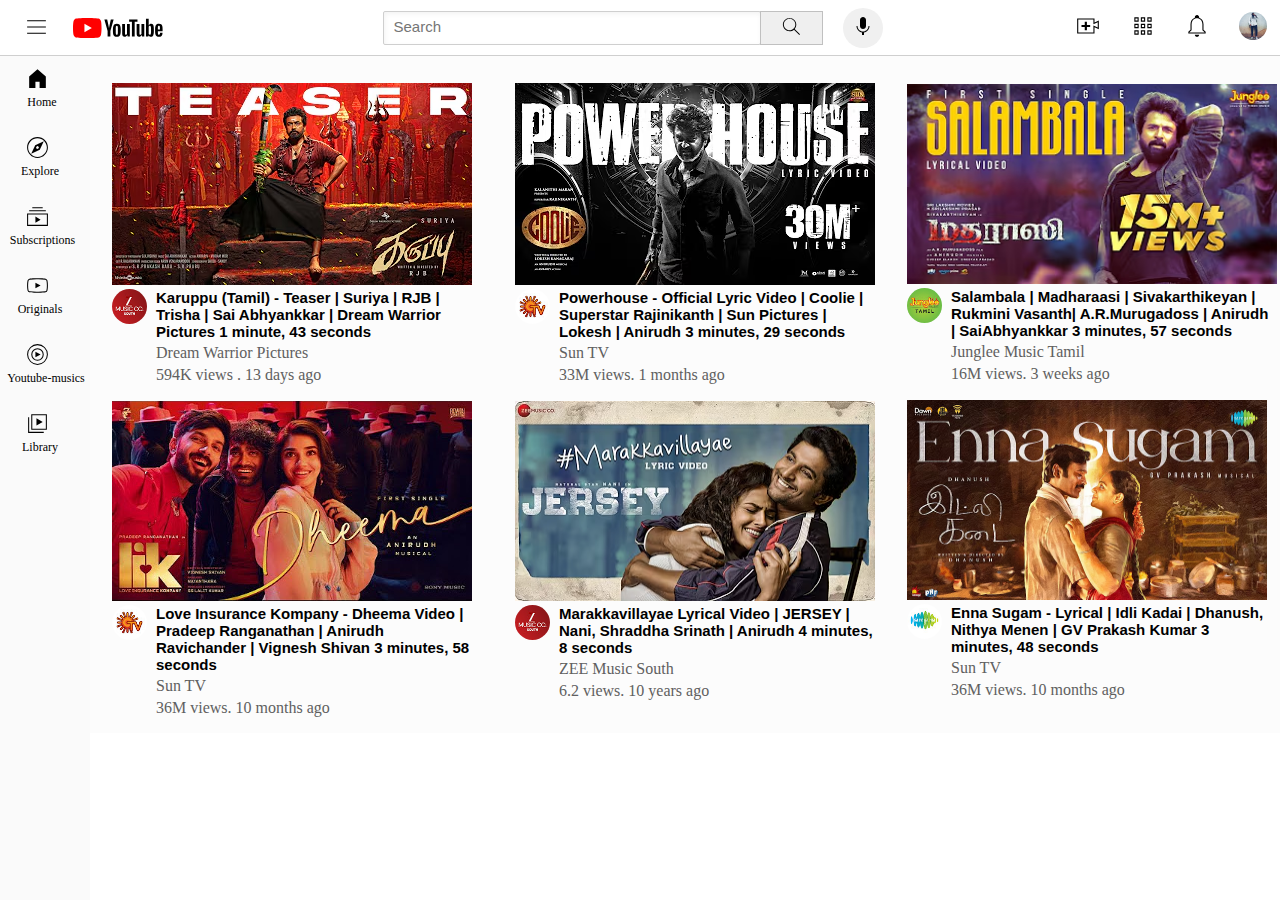
<file: index.html>
<!DOCTYPE html>
<html>
    <head>
        <title>Youtube-clone</title>
        <link rel="stylesheet" href="header.css">
        <link rel="icon" type="image" href="images.png"> 
        <meta name="viewport" content="width=device-width,intial-scale=1">
    </head>

    <style>
      .footer{
        font-family: Arial;
        font-weight: bold;
        width: 320px;
        display: inline-block;
        vertical-align: top;
        margin-top: 0;
        font-size: 15px;
        margin-left: 5px;
        margin-bottom: 0;
        
      }
      .profile-logo{
        display: inline-block;
        width: 35px;
        border-radius: 25px;
        vertical-align: top;
      }
      .footer-point{
        color: rgb(96, 96,96);
        font-size: 16px;
        margin-top: 4px;
        margin-left: 44px;
        margin-bottom: 0;
      
      }
      .footer-point2{
        color: rgb(96, 96,96);
        font-size: 16px;
        margin-top: 4px;
        margin-left: 44px;
    }
    .first{
      display: inline-block;
      vertical-align: top;
      margin-left: 22px;
    }
    .second{
      display: inline-block;
      margin-left: 35px;
      vertical-align: top;
    }
    .thumnail-2{
      width: 370px;
      height: 200px;
      margin-top: 1px;
      
    }
    .third{
      display: inline-block;
      margin-left: 24px;
    }
    .thumnail-3{
       width: 360px;
      height: 200px;
      margin-top: 1px;
    }
    .thumnail-4{
      width: 360px;
      height: 200px;
      
    }
    .four{
      margin-left: 22px;
      display: inline-block;
    }
    .five{
      display: inline-block;
      margin-left: 35px;
      vertical-align: top;
    }
    .six{
      display: inline-block;
      margin-left: 24px;
      vertical-align: top;
    }
    .main{
      padding-top: 83px;
      padding-left: 90px;
      background-color: rgba(252, 252, 252, 0.877) ;
    }
    .side-bar{
      position: fixed;
      left: 0;
      bottom: 0;
      top: 56px;
      width: 90px;
      background-color: rgb(250, 250, 250);
      justify-content: center;
      align-items: center;
      z-index: 100;
      cursor: pointer;
    }
    </style>
    <body style="margin: 0;">
      <div class="header">
      <div class="left-section">
        <img class="hamburgar-menu" src="hamburger-menu.svg">
        <img class="youtube-logo"  src="youtube-logo.svg">
      </div>
      <div class="middle-section">
        <input class="search-bar" type="text" placeholder="Search">
        <button class="search-button">
        <img class="search-bar-img" src="search.svg">
       <div class="tooltip">Search</div></button>
        <button class="voice-button">
        <img class="voice-button-img" src="voice-search-icon.svg">
      <div class="tooltip">Search with voice</div></button>
      </div>
      <div class="right-section">
        <div class="tool1"><img class="create" src="upload.svg">
        <div class="tooltip">Create</div></div>
       <div class="tool2"><img class="youtube-apps" src="youtube-apps.svg">
        <div class="tooltip">Youtube-apps</div></div>
        <div class="tool3"><img class="notifications" src="notifications.svg">
        <div class="tooltip">Notifications</div></div>
       <div class="tool4"> <img class="profile-pic" src="myprofile.jpg">
        <div class="tooltip">Profilepicture</div></div>
      </div>
      </div>
     <div class="main">
      <div class="side-bar">
        <div class="home">
          <img class="home-img" src="home.svg">
          <div class="home-txt">Home</div>
        </div>
        <div class="explore">
          <img class="explore-img" src="explore.svg">
         <div class="explore-txt">Explore</div>
        </div>
        <div class="subscriptions">
          <img class="subscriptions-img" src="subscriptions.svg" alt="">
          <div class="subscriptions-txt">Subscriptions</div>
        </div>
        <div class="originals">
          <img class="originals-img"  src="originals.svg">
          <div class="originals-txt"> Originals</div> 
        </div>
        <div class="youtube-music"><img class="youtube-music-img" src="youtube-music.svg">
          <div class="youtube-musics-txt"> Youtube-musics</div>
        </div>
        <div class="library"><img class="library-img" src="library.svg">
          <div class="library-txt" >Library</div>
        </div>
      </div>
    <div class="first">
      <div>
     <a href="https://youtu.be/0M8Qpqo-on4?si=cfLehFjBDHuOMD5_"> 
      <img class="thumnail" src="karupu.avif"></a>
     </div>
    <div>
      <img class="profile-logo" src="channels4_profile.jpg">
       <p class="footer">Karuppu (Tamil) - Teaser | Suriya | RJB | Trisha | &#x202A;Sai Abhyankkar&#x202C; 
        | Dream Warrior Pictures 1 minute, 43 seconds
     </p>  
      <p class="footer-point">Dream Warrior Pictures</p>
      <p class="footer-point2" >594K views . 13 days ago</p>
    </div>
     </div>
    <div class="second">
      <div>
     <a href="https://youtu.be/OXHTlMPbX7o?si=N-UA_M9qjGNJsWVX"><img class="thumnail-1" 
      src="coolie.avif">
     </a></div>
    <div>
      <img class="profile-logo" src="sun.jpg">
       <p class="footer">Powerhouse - Official Lyric Video | Coolie | Superstar Rajinikanth 
      | Sun Pictures | Lokesh | Anirudh 3 minutes, 29 seconds
     </p>  
      <p class="footer-point">Sun TV</p>
      <p class="footer-point2" >33M views. 1 months ago</p>
    </div>
     
    </div>
     <div class="third">
      <div>
     <a href="https://youtu.be/vB7Y2wcBAZw?si=fozVguJL9ViJPKZ2"> <img class="thumnail-2" 
      src="salambala.avif">
     </a></div>
    <div>
      <img class="profile-logo" src="jungle.jpg">
       <p class="footer">Salambala | Madharaasi
        | Sivakarthikeyan | Rukmini Vasanth| A.R.Murugadoss | Anirudh | SaiAbhyankkar 3 minutes, 57 seconds
     </p>  
      <p class="footer-point">Junglee Music Tamil</p>
      <p class="footer-point2" >16M views. 3 weeks ago</p>
    </div>
     
    </div>
      <div class="four">
      <div>
     <a href="https://youtu.be/H1frBzuWqqM?si=zmVwJLWn465cMstr"><img class="thumnail-3" 
      src="dheema.jpg">
     </a></div>
    <div>
      <img class="profile-logo" src="sun.jpg">
       <p class="footer">Love Insurance Kompany - Dheema Video 
      | Pradeep Ranganathan | Anirudh Ravichander | Vignesh Shivan 3 minutes, 58 seconds
     </p>  
      <p class="footer-point">Sun TV</p>
      <p class="footer-point2" >36M views. 10 months ago</p>
    </div>
     
    </div>
    <div class="five">
      <div>
     <a href="https://youtu.be/BXGclm1zM68?si=hRmtikCYPx11SoaD"> <img class="thumnail-3" 
      src="jersey.avif">
     </a></div>
    <div>
      <img class="profile-logo" src="channels4_profile.jpg">
       <p class="footer">Marakkavillayae Lyrical Video | JERSEY | Nani, Shraddha Srinath | Anirudh 4 minutes, 8 seconds
     </p>  
      <p class="footer-point">ZEE Music South</p>
      <p class="footer-point2" >6.2 views. 10 years ago</p>
    </div>
     
    </div>
     <div class="six">
      <div>
    <a href="https://youtu.be/I5EtG8ZTgKU?si=__m9r3PIX0NI0kWO"><img class="thumnail-4" 
      src="idlykadai.avif">
    </a>  </div>
    <div>
      <img class="profile-logo" src="idlyprofile.jpg">
       <p class="footer"> Enna Sugam - Lyrical | Idli Kadai | Dhanush, Nithya Menen | GV Prakash Kumar 3 minutes, 48 seconds
     </p>  
      <p class="footer-point">Sun TV</p>
      <p class="footer-point2" >36M views. 10 months ago</p>
    </div>
     
    </div>
    </div>
    </body>    
</html>
</file>
<file: header.css>
.header{
    height: 55px;
    display: flex;
    flex-direction: row;
    justify-content: space-between;
    border-bottom: 1px solid  rgb(207, 207, 207);
    position: fixed;
    top: 0;
    left: 0;
    right: 0;
    background-color: white;
    z-index: 1;
}
.left-section{
    width: 150px;
    display: flex;
    align-items: center;

}
.hamburgar-menu{
    height: 25px;
    margin-left: 24px;
    margin-right: 24px;
    cursor: pointer;
 
}
.hamburgar-menu:hover, .voice-button:hover{
    background-color:rgb(228, 223, 223); 
}
.youtube-logo{
     height: 20px;
     cursor: pointer;

}
.middle-section{
    flex: 1;
    margin-left: 70px;
    margin-right: 35px;
    max-width: 500px;
    display: flex;
    flex-direction: row;
    align-items: center;
    
}
.search-bar{
    width: 350px;
    height: 30px;
    border: 1px solid rgb(207, 207, 207);
    border-radius: 2px;
    box-shadow: inset 1px 2px 5px rgb(0, 0, 0,0.05);
    padding-left: 10px;
    flex: 1;
    
}
.search-bar::placeholder{
    font-size: 15px;
    font-family: Arial, Helvetica, sans-serif;

}
@media (max-width:750px) {
    .main{
        grid-template-columns: 1fr 1fr ;
    }
   @media (min-width:751px) and (max-width:999px) {
    .main{

    }
   }
}
@media (min-width:1000px) {
    .main{
        grid-template-columns: 1fr 1fr ;
    }
    
}
.search-button{
     height: 34px;
    width: 63px;
   
    border: 1px solid rgb(192, 192, 192);
    margin-left: -1px;
    margin-right: 20px;
    
    position:relative;
}
.search-button .tooltip,.voice-button .tooltip{
    position: absolute;
    background-color: gray;
    color: white;
    padding: 5px;
    border-radius: 2px;
    font-size: 12px;
    bottom:-30px;
    opacity: 0;
    transition: opacity 0.15s;
    pointer-events: none;
}
.search-button:hover .tooltip,.voice-button:hover .tooltip{
    opacity: 1;
}
.voice-button{
    height: 40px;
    width: 40px;
    border: none;
    border-radius: 20px;
     background-color: rgb(240, 240, 240);
     cursor: pointer;
    
}
.voice-button-img{
    height: 24px;
    
    
}
.search-bar-img{
    height: 23px;
    padding: 2px;
    
}

.right-section{
    width: 200px;
    display: flex;
    align-items: center;
    justify-content: space-between;
    position: relative;
    flex-shrink: 0;
    cursor: pointer;
}
.tool1, .tool2, .tool3, .tool4 {
    position: relative;
}
.tool1 .tooltip, .tool2 .tooltip,.tool3 .tooltip, .tool4 .tooltip{
     position: absolute;
    background-color: gray;
    color: white;
    padding: 5px;
    border-radius: 2px;
    font-size: 12px;
    bottom:-30x;
    opacity: 0;
    transition: opacity 0.15s;
    pointer-events: none;
    text-wrap: nowrap;
    
}
.tool1:hover .tooltip, .tool2:hover .tooltip, .tool3:hover .tooltip,.tool4:hover .tooltip{
    opacity: 1;
}
.create:hover,.youtube-apps:hover,.upload:hover,.notifications:hover{
   background-color:  rgb(228, 223, 223);
}
.create{
    height: 26px;
    margin-left: -5px;
}
.youtube-apps{
    height: 26px;
}
.upload{
    height: 26px;
}
.notifications{
    height: 26px;
}
.profile-pic{
    height: 28px;
    border-radius: 14px;
    margin-right: 13px;
}
.home-img, .library-img,.explore-img,.subscriptions-img,.originals-img,.youtube-music-img{
    height: 25px;
   margin-top: 10px;
    margin-left: 25px;

}
.home-txt, .library-txt, .explore-txt, .subscriptions-txt, .originals-txt, .youtube-musics-txt{
    text-align: center;
    font-size: 12px;
    margin-right: 10px;
     text-wrap: nowrap;
     margin-bottom: 15px;
}
.home-txt{
margin-left: 4px;
}
.subscriptions-txt{
    margin-left: 5px;
}
.youtube-musics-txt{
    margin-left: 5px;
    margin-right: 3px;
}
.home:hover, .library:hover,.explore:hover, .subscriptions:hover, .originals:hover , .youtube-music:hover{
    background-color:rgb(228, 223, 223);

}
</file>
